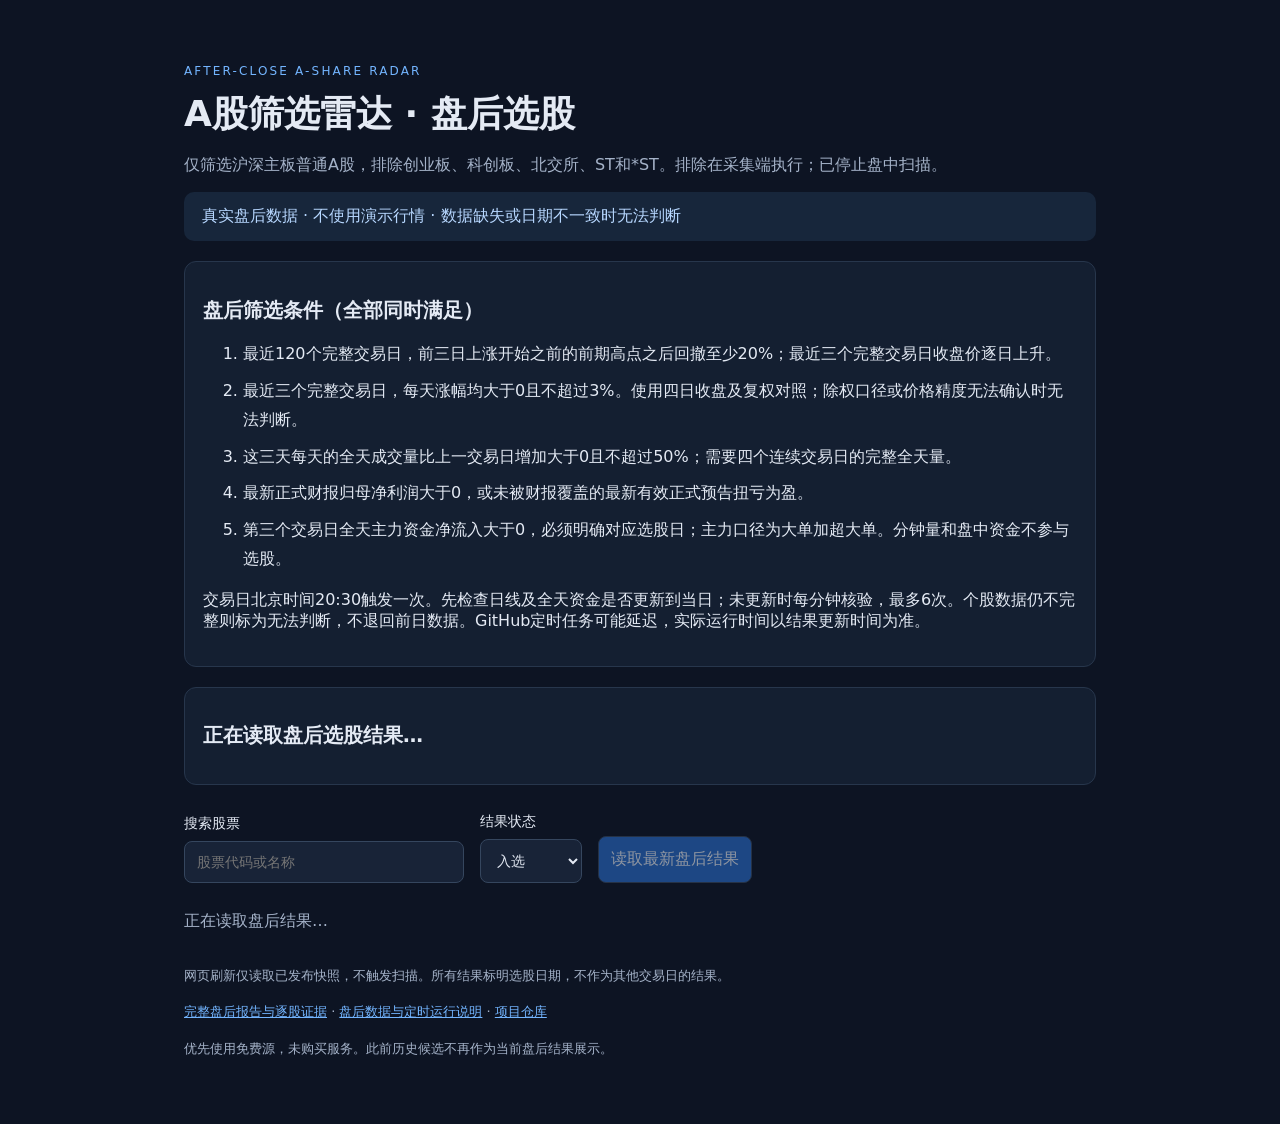
<file: index.html>
<!doctype html>
<html lang="zh-CN"><head><meta charset="utf-8"><meta name="viewport" content="width=device-width,initial-scale=1"><meta http-equiv="refresh" content="0;url=./static/"><title>股票雷达</title></head><body><p><a href="./static/">打开股票雷达</a></p></body></html>
</file>
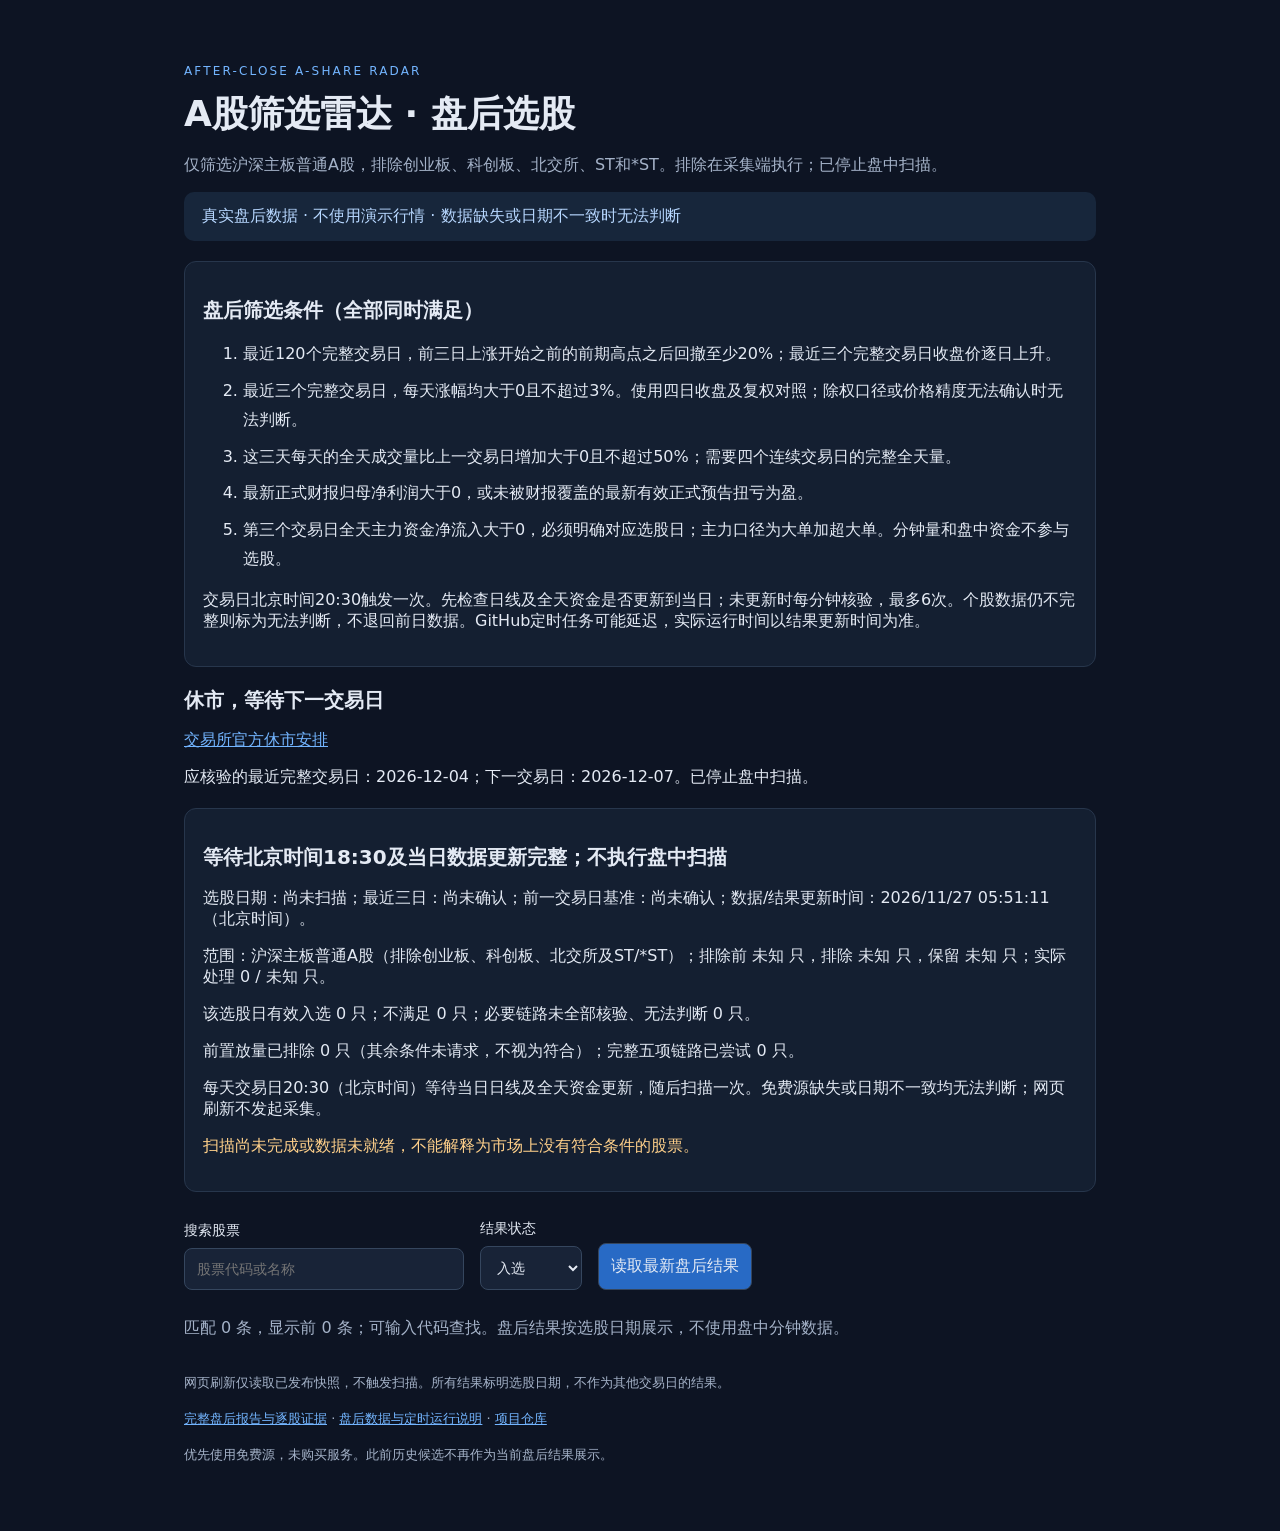
<file: static/index.html>
<!doctype html>
<html lang="zh-CN"><head><meta charset="UTF-8"><meta name="viewport" content="width=device-width, initial-scale=1"><title>A股筛选雷达 · 盘后选股</title><link rel="stylesheet" href="./style.css"><script src="./app.js" defer></script></head>
<body><main>
<header><p class="eyebrow">AFTER-CLOSE A-SHARE RADAR</p><h1>A股筛选雷达 · 盘后选股</h1><p>仅筛选沪深主板普通A股，排除创业板、科创板、北交所、ST和*ST。排除在采集端执行；已停止盘中扫描。</p></header>
<p class="notice">真实盘后数据 · 不使用演示行情 · 数据缺失或日期不一致时无法判断</p>
<section class="rules"><h2>盘后筛选条件（全部同时满足）</h2><ol>
<li>最近120个完整交易日，前三日上涨开始之前的前期高点之后回撤至少20%；最近三个完整交易日收盘价逐日上升。</li>
<li>最近三个完整交易日，每天涨幅均大于0且不超过3%。使用四日收盘及复权对照；除权口径或价格精度无法确认时无法判断。</li>
<li>这三天每天的全天成交量比上一交易日增加大于0且不超过50%；需要四个连续交易日的完整全天量。</li>
<li>最新正式财报归母净利润大于0，或未被财报覆盖的最新有效正式预告扭亏为盈。</li>
<li>第三个交易日全天主力资金净流入大于0，必须明确对应选股日；主力口径为大单加超大单。分钟量和盘中资金不参与选股。</li>
</ol><p>交易日北京时间20:30触发一次。先检查日线及全天资金是否更新到当日；未更新时每分钟核验，最多6次。个股数据仍不完整则标为无法判断，不退回前日数据。GitHub定时任务可能延迟，实际运行时间以结果更新时间为准。</p></section>
<section id="market-state" aria-label="交易日历状态"></section>
<section id="summary" aria-label="盘后扫描状态"><h2>正在读取盘后选股结果…</h2></section>
<section class="controls"><label>搜索股票<input id="search" type="search" placeholder="股票代码或名称"></label><label>结果状态<select id="direction"><option value="selected">入选</option><option value="all">全部结果</option><option value="unknown">无法判断</option><option value="rejected">不满足</option></select></label><button id="refresh" type="button">读取最新盘后结果</button></section>
<p id="status" role="status" aria-live="polite"></p><section id="stocks" aria-label="盘后结果详情"></section>
<footer><p>网页刷新仅读取已发布快照，不触发扫描。所有结果标明选股日期，不作为其他交易日的结果。</p><p><a href="./results.json">完整盘后报告与逐股证据</a> · <a href="https://github.com/luxiuping297-afk/zhouxiaoyi/blob/main/docs/after-close.md">盘后数据与定时运行说明</a> · <a href="https://github.com/luxiuping297-afk/zhouxiaoyi">项目仓库</a></p><p>优先使用免费源，未购买服务。此前历史候选不再作为当前盘后结果展示。</p></footer>
</main></body></html>
</file>
<file: static/style.css>
:root {font-family:system-ui,sans-serif;color:#e4eaf4;background:#0d1423}
* {box-sizing:border-box} body {margin:0} main {max-width:960px;margin:64px auto;padding:0 24px}
.eyebrow {color:#73b5ff;letter-spacing:.18em;font-size:12px} h1 {font-size:36px;margin:12px 0}
header p,#status,caption {color:#a5b3c9} .notice {padding:14px 18px;background:#17263b;border-radius:10px;color:#b7d7ff}
.controls {display:flex;gap:16px;align-items:end;margin:28px 0;flex-wrap:wrap} label {display:grid;gap:8px;font-size:14px}
input,select,button {font:inherit;padding:12px;border:1px solid #35465e;border-radius:8px;background:#182337;color:#e4eaf4}
input {width:280px;max-width:100%} button {background:#286ac5;cursor:pointer} button:disabled {opacity:.6;cursor:wait}
:focus-visible {outline:2px solid #73b5ff;outline-offset:3px} .table-wrap {overflow-x:auto;background:#141f31;border-radius:12px}
table {width:100%;border-collapse:collapse;white-space:nowrap} caption {text-align:left;padding:16px;font-size:13px}
th,td {text-align:left;padding:18px;border-bottom:1px solid #27364c} th {color:#a5b3c9;font-size:13px} td {font-variant-numeric:tabular-nums}
.up {color:#ff8188} .down {color:#59d6a0} @media(max-width:600px){main{margin:28px auto;padding:0 16px}th,td{padding:14px}}

h2 {font-size:20px} .rules, #summary, .stock-card, details {background:#141f31;border:1px solid #27364c;border-radius:12px;padding:18px;margin:20px 0}
li {line-height:1.8;margin:8px 0;overflow-wrap:anywhere} .warning,.unknown {color:#ffd08a} .pass,.selected {color:#59d6a0} .fail,.rejected {color:#ff8188}
a {color:#73b5ff} footer {color:#a5b3c9;font-size:13px;line-height:1.8;margin:32px 0} .stock-card p {line-height:1.7;overflow-wrap:anywhere} details p {font-size:13px} summary {cursor:pointer}
</file>
